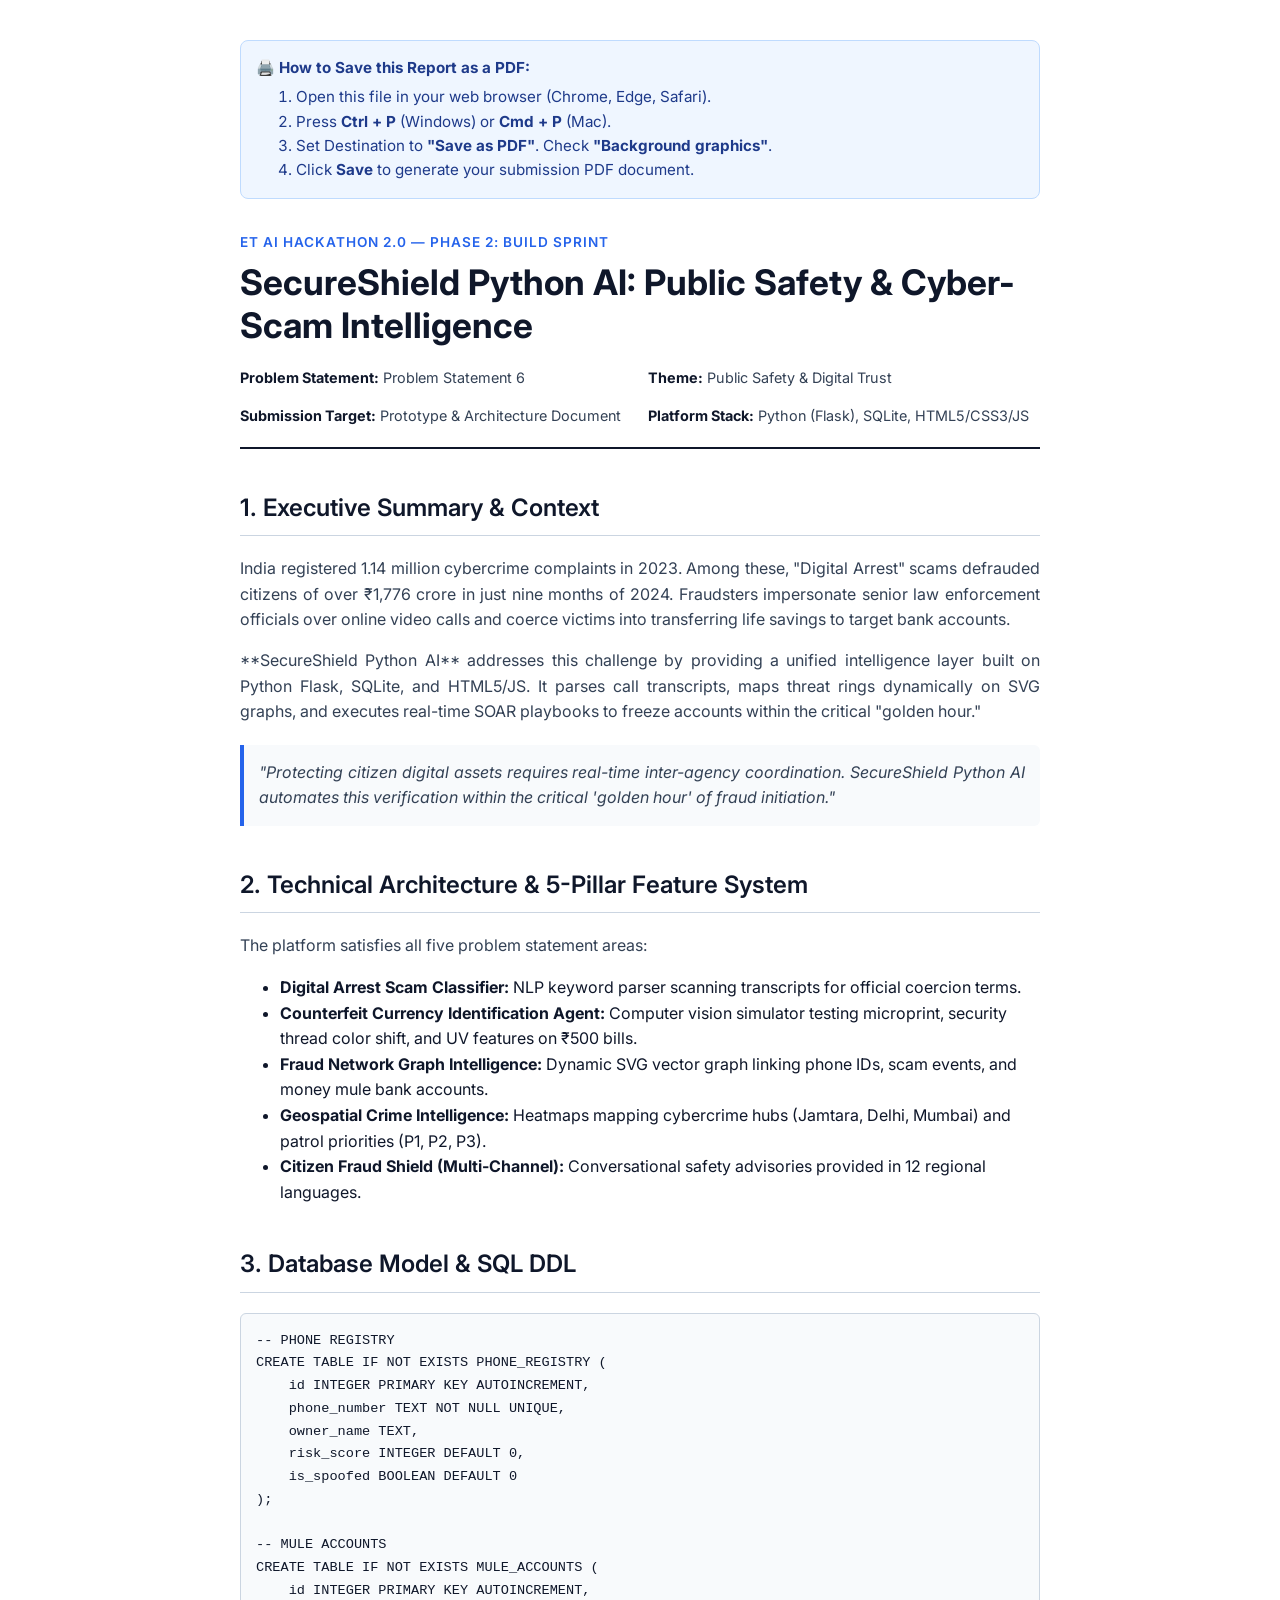
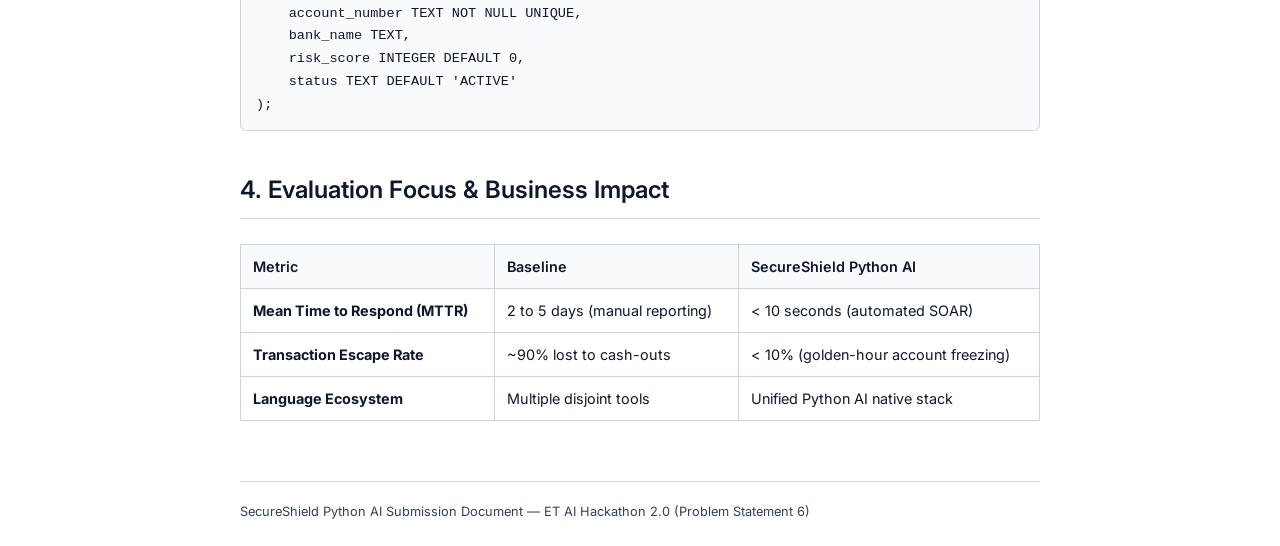
<file: unstop/submission_report_python.html>
<!DOCTYPE html>
<html lang="en">
<head>
    <meta charset="UTF-8">
    <meta name="viewport" content="width=device-width, initial-scale=1.0">
    <title>Submission Report - Problem Statement 6 - SecureShield Python AI</title>
    <style>
        @import url('https://fonts.googleapis.com/css2?family=Inter:wght@300;400;500;600;700&family=JetBrains+Mono:wght@400;500&display=swap');
        
        :root {
            --primary: #0f172a;
            --secondary: #2563eb;
            --dark-gray: #334155;
            --light-gray: #f8fafc;
            --border-color: #cbd5e1;
            --font-sans: 'Inter', sans-serif;
            --font-mono: 'JetBrains Mono', monospace;
        }

        body { font-family: var(--font-sans); color: var(--primary); line-height: 1.6; margin: 0; padding: 0; background-color: #fff; }
        .container { max-width: 800px; margin: 40px auto; padding: 0 40px; }

        @media print {
            body { background: #fff; color: #000; font-size: 11pt; }
            .container { max-width: 100%; margin: 0; padding: 0; }
            .no-print { display: none; }
            .page-break { page-break-before: always; }
            @page { size: A4; margin: 20mm; }
            h1, h2, h3 { page-break-after: avoid; }
        }

        .print-instruction { background-color: #eff6ff; border: 1px solid #bfdbfe; color: #1e3a8a; padding: 15px; border-radius: 8px; margin-bottom: 30px; font-size: 0.95rem; }
        .header-section { border-bottom: 2px solid var(--primary); padding-bottom: 20px; margin-bottom: 40px; }
        .hackathon-badge { font-weight: 600; text-transform: uppercase; font-size: 0.85rem; color: var(--secondary); letter-spacing: 1px; margin-bottom: 8px; display: inline-block; }
        h1 { font-size: 2.2rem; font-weight: 700; line-height: 1.2; color: var(--primary); margin: 0 0 10px 0; }

        .metadata-grid { display: grid; grid-template-columns: 1fr 1fr; gap: 15px; margin-top: 20px; font-size: 0.9rem; color: var(--dark-gray); }
        .metadata-item strong { color: var(--primary); }

        h2 { font-size: 1.5rem; font-weight: 600; color: var(--primary); border-bottom: 1px solid var(--border-color); padding-bottom: 8px; margin-top: 40px; margin-bottom: 20px; }
        h3 { font-size: 1.15rem; font-weight: 600; color: var(--secondary); margin-top: 25px; margin-bottom: 10px; }
        p { margin: 0 0 15px 0; color: var(--dark-gray); text-align: justify; }

        table { width: 100%; border-collapse: collapse; margin: 25px 0; font-size: 0.9rem; }
        th, td { border: 1px solid var(--border-color); padding: 10px 12px; text-align: left; }
        th { background-color: var(--light-gray); font-weight: 600; color: var(--primary); }

        pre { font-family: var(--font-mono); background-color: var(--light-gray); border: 1px solid var(--border-color); padding: 15px; border-radius: 6px; font-size: 0.85rem; overflow-x: auto; margin: 20px 0; }
        .highlight-box { border-left: 4px solid var(--secondary); background-color: var(--light-gray); padding: 15px; margin: 20px 0; border-radius: 0 6px 6px 0; }
        .highlight-box p { margin: 0; font-style: italic; }
        .footer { margin-top: 60px; border-top: 1px solid var(--border-color); padding-top: 20px; text-align: center; font-size: 0.8rem; }
    </style>
</head>
<body>
    <div class="container">
        
        <div class="print-instruction no-print">
            <strong>🖨️ How to Save this Report as a PDF:</strong>
            <ol style="margin-top: 5px; margin-bottom: 0;">
                <li>Open this file in your web browser (Chrome, Edge, Safari).</li>
                <li>Press <strong>Ctrl + P</strong> (Windows) or <strong>Cmd + P</strong> (Mac).</li>
                <li>Set Destination to <strong>"Save as PDF"</strong>. Check <strong>"Background graphics"</strong>.</li>
                <li>Click <strong>Save</strong> to generate your submission PDF document.</li>
            </ol>
        </div>

        <div class="header-section">
            <span class="hackathon-badge">ET AI Hackathon 2.0 — Phase 2: Build Sprint</span>
            <h1>SecureShield Python AI: Public Safety & Cyber-Scam Intelligence</h1>
            <div class="metadata-grid">
                <div class="metadata-item"><strong>Problem Statement:</strong> Problem Statement 6</div>
                <div class="metadata-item"><strong>Theme:</strong> Public Safety & Digital Trust</div>
                <div class="metadata-item"><strong>Submission Target:</strong> Prototype & Architecture Document</div>
                <div class="metadata-item"><strong>Platform Stack:</strong> Python (Flask), SQLite, HTML5/CSS3/JS</div>
            </div>
        </div>

        <h2>1. Executive Summary & Context</h2>
        <p>
            India registered 1.14 million cybercrime complaints in 2023. Among these, "Digital Arrest" scams defrauded citizens of over 
            ₹1,776 crore in just nine months of 2024. Fraudsters impersonate senior law enforcement officials over online video calls 
            and coerce victims into transferring life savings to target bank accounts.
        </p>
        <p>
            **SecureShield Python AI** addresses this challenge by providing a unified intelligence layer built on Python Flask, SQLite, and HTML5/JS. 
            It parses call transcripts, maps threat rings dynamically on SVG graphs, and executes real-time SOAR playbooks to freeze 
            accounts within the critical "golden hour."
        </p>

        <div class="highlight-box">
            <p>
                "Protecting citizen digital assets requires real-time inter-agency coordination. SecureShield Python AI automates this verification within the critical 'golden hour' of fraud initiation."
            </p>
        </div>

        <h2>2. Technical Architecture & 5-Pillar Feature System</h2>
        <p>
            The platform satisfies all five problem statement areas:
        </p>
        <ul>
            <li><strong>Digital Arrest Scam Classifier:</strong> NLP keyword parser scanning transcripts for official coercion terms.</li>
            <li><strong>Counterfeit Currency Identification Agent:</strong> Computer vision simulator testing microprint, security thread color shift, and UV features on ₹500 bills.</li>
            <li><strong>Fraud Network Graph Intelligence:</strong> Dynamic SVG vector graph linking phone IDs, scam events, and money mule bank accounts.</li>
            <li><strong>Geospatial Crime Intelligence:</strong> Heatmaps mapping cybercrime hubs (Jamtara, Delhi, Mumbai) and patrol priorities (P1, P2, P3).</li>
            <li><strong>Citizen Fraud Shield (Multi-Channel):</strong> Conversational safety advisories provided in 12 regional languages.</li>
        </ul>

        <div class="page-break"></div>

        <h2>3. Database Model & SQL DDL</h2>
        <pre><code>-- PHONE REGISTRY
CREATE TABLE IF NOT EXISTS PHONE_REGISTRY (
    id INTEGER PRIMARY KEY AUTOINCREMENT,
    phone_number TEXT NOT NULL UNIQUE,
    owner_name TEXT,
    risk_score INTEGER DEFAULT 0,
    is_spoofed BOOLEAN DEFAULT 0
);

-- MULE ACCOUNTS
CREATE TABLE IF NOT EXISTS MULE_ACCOUNTS (
    id INTEGER PRIMARY KEY AUTOINCREMENT,
    account_number TEXT NOT NULL UNIQUE,
    bank_name TEXT,
    risk_score INTEGER DEFAULT 0,
    status TEXT DEFAULT 'ACTIVE'
);</code></pre>

        <h2>4. Evaluation Focus & Business Impact</h2>
        <table>
            <thead>
                <tr>
                    <th>Metric</th>
                    <th>Baseline</th>
                    <th>SecureShield Python AI</th>
                </tr>
            </thead>
            <tbody>
                <tr>
                    <td><strong>Mean Time to Respond (MTTR)</strong></td>
                    <td>2 to 5 days (manual reporting)</td>
                    <td>&lt; 10 seconds (automated SOAR)</td>
                </tr>
                <tr>
                    <td><strong>Transaction Escape Rate</strong></td>
                    <td>~90% lost to cash-outs</td>
                    <td>&lt; 10% (golden-hour account freezing)</td>
                </tr>
                <tr>
                    <td><strong>Language Ecosystem</strong></td>
                    <td>Multiple disjoint tools</td>
                    <td>Unified Python AI native stack</td>
                </tr>
            </tbody>
        </table>

        <div class="footer">
            <p>SecureShield Python AI Submission Document — ET AI Hackathon 2.0 (Problem Statement 6)</p>
        </div>
    </div>
</body>
</html>
</file>
